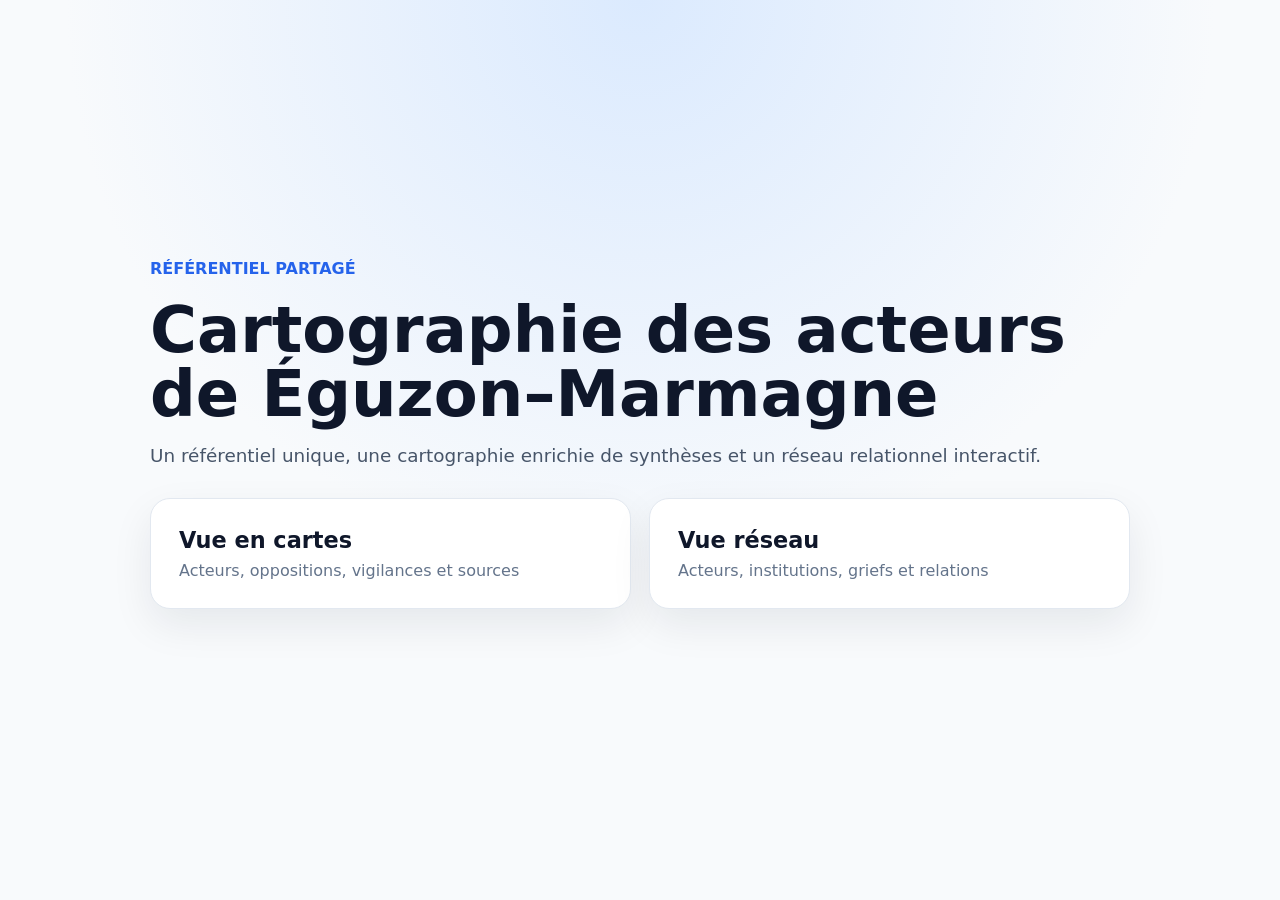
<file: index.html>
<!doctype html><html lang="fr"><head><meta charset="utf-8"><meta name="viewport" content="width=device-width,initial-scale=1"><title>Éguzon–Marmagne</title><link rel="stylesheet" href="assets/css/common.css"></head><body><main class="landing"><div class="hero"><span class="eyebrow">Référentiel partagé</span><h1>Cartographie des acteurs de Éguzon–Marmagne</h1><p>Un référentiel unique, une cartographie enrichie de synthèses et un réseau relationnel interactif.</p><div class="choices"><a class="choice" href="apps/cards/"><strong>Vue en cartes</strong><span>Acteurs, oppositions, vigilances et sources</span></a><a class="choice" href="apps/network/"><strong>Vue réseau</strong><span>Acteurs, institutions, griefs et relations</span></a></div></div></main></body></html>
</file>
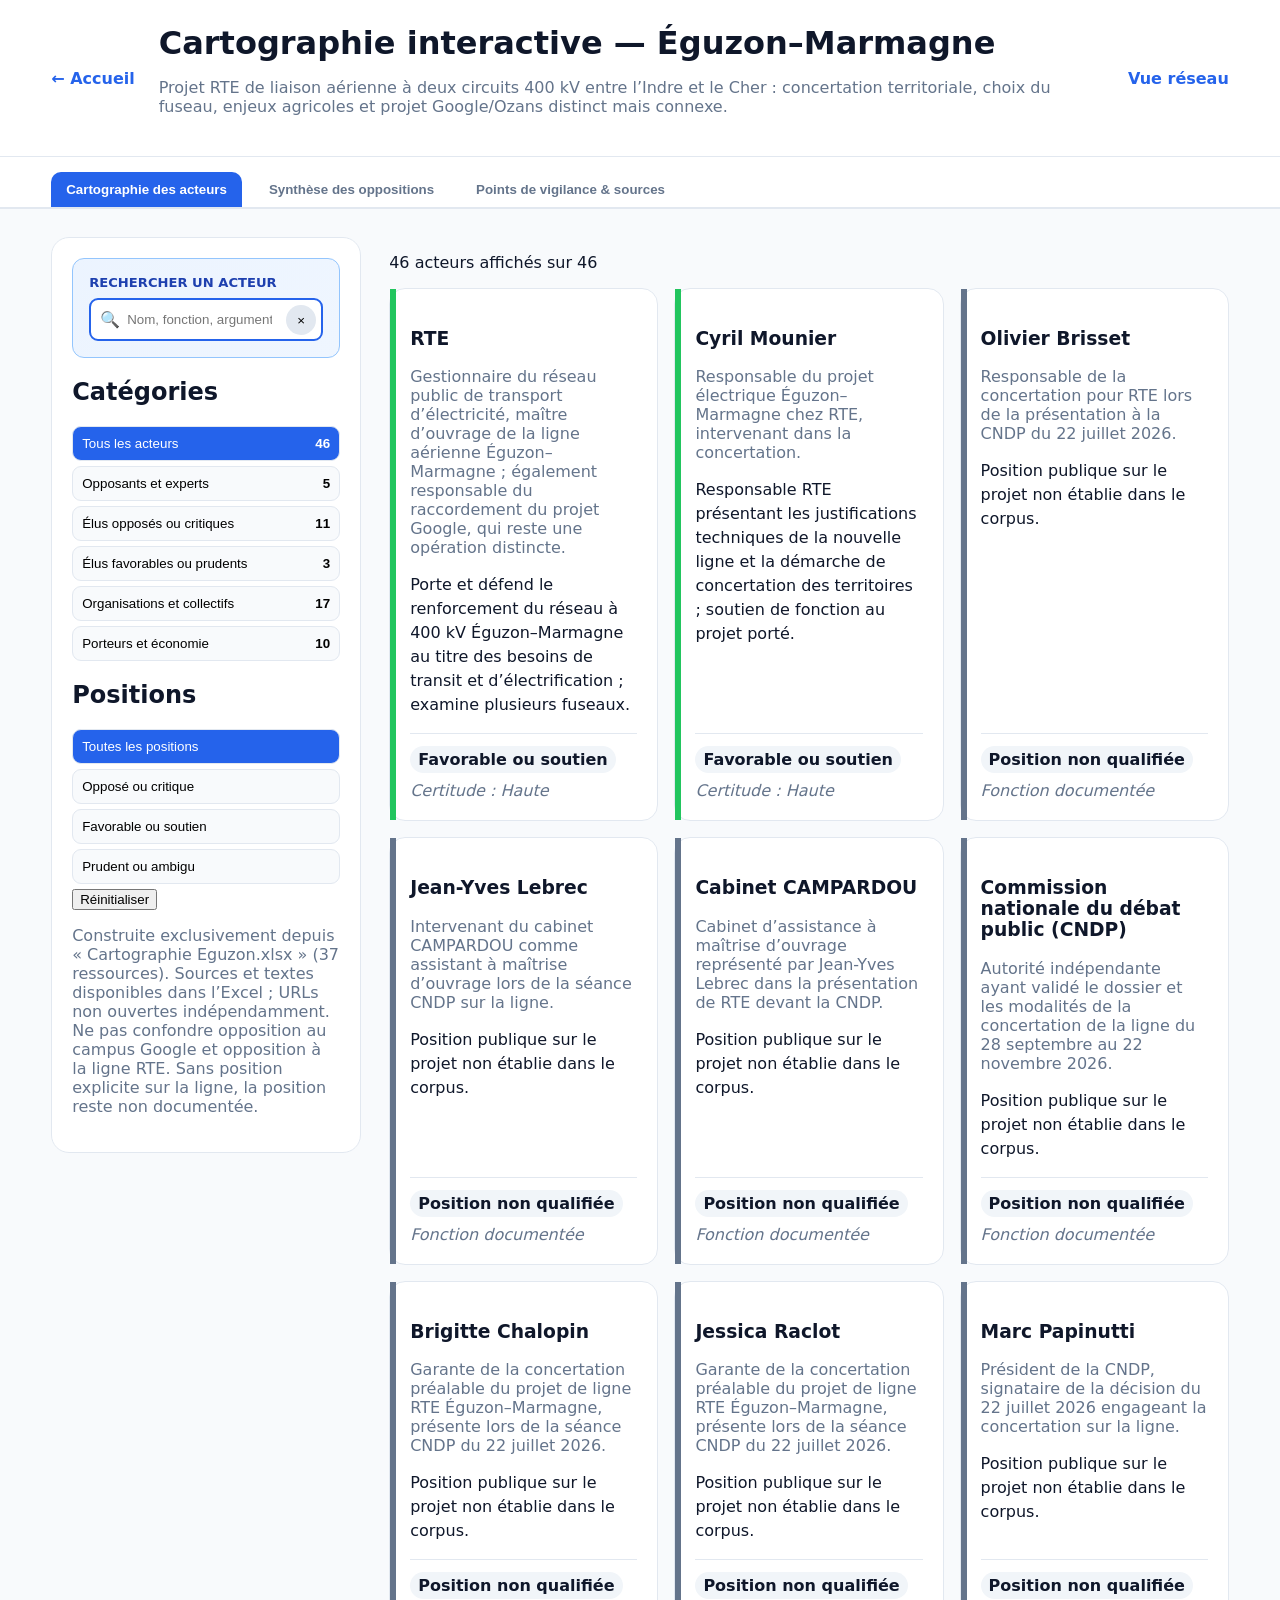
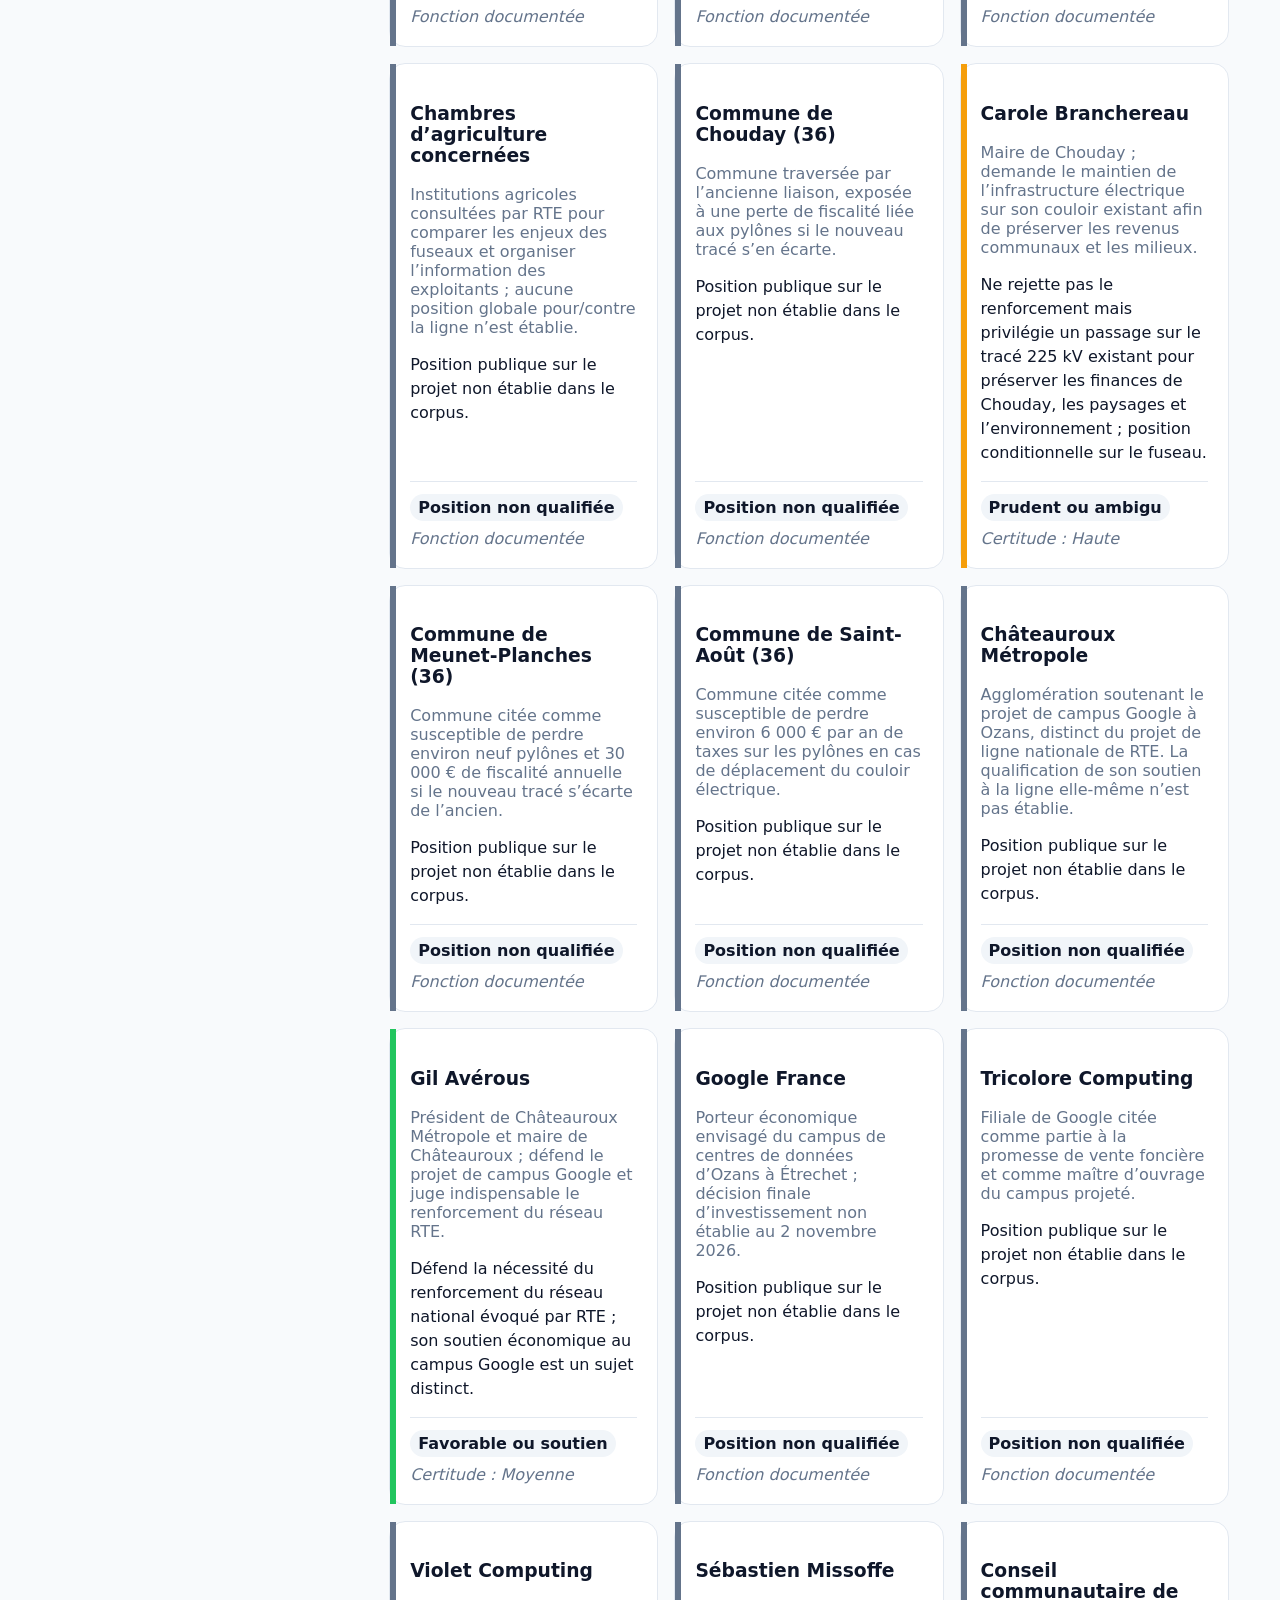
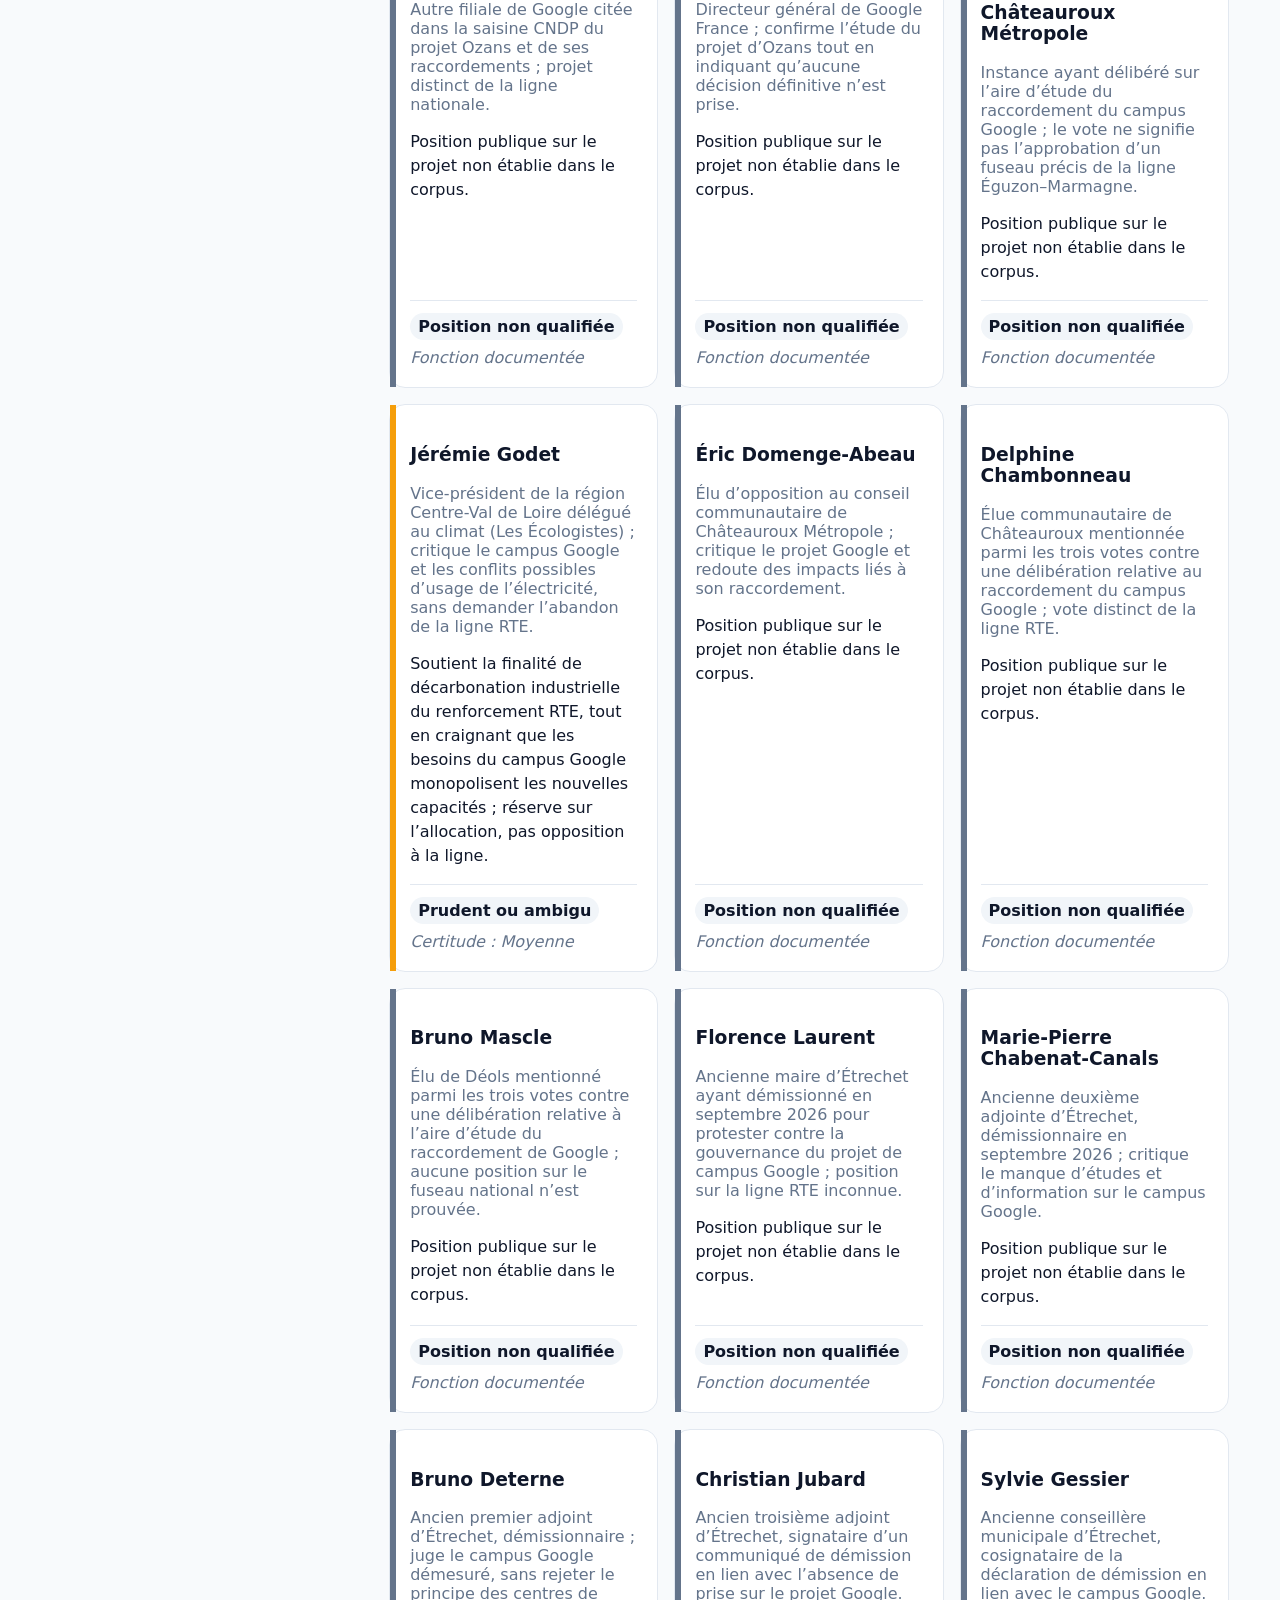
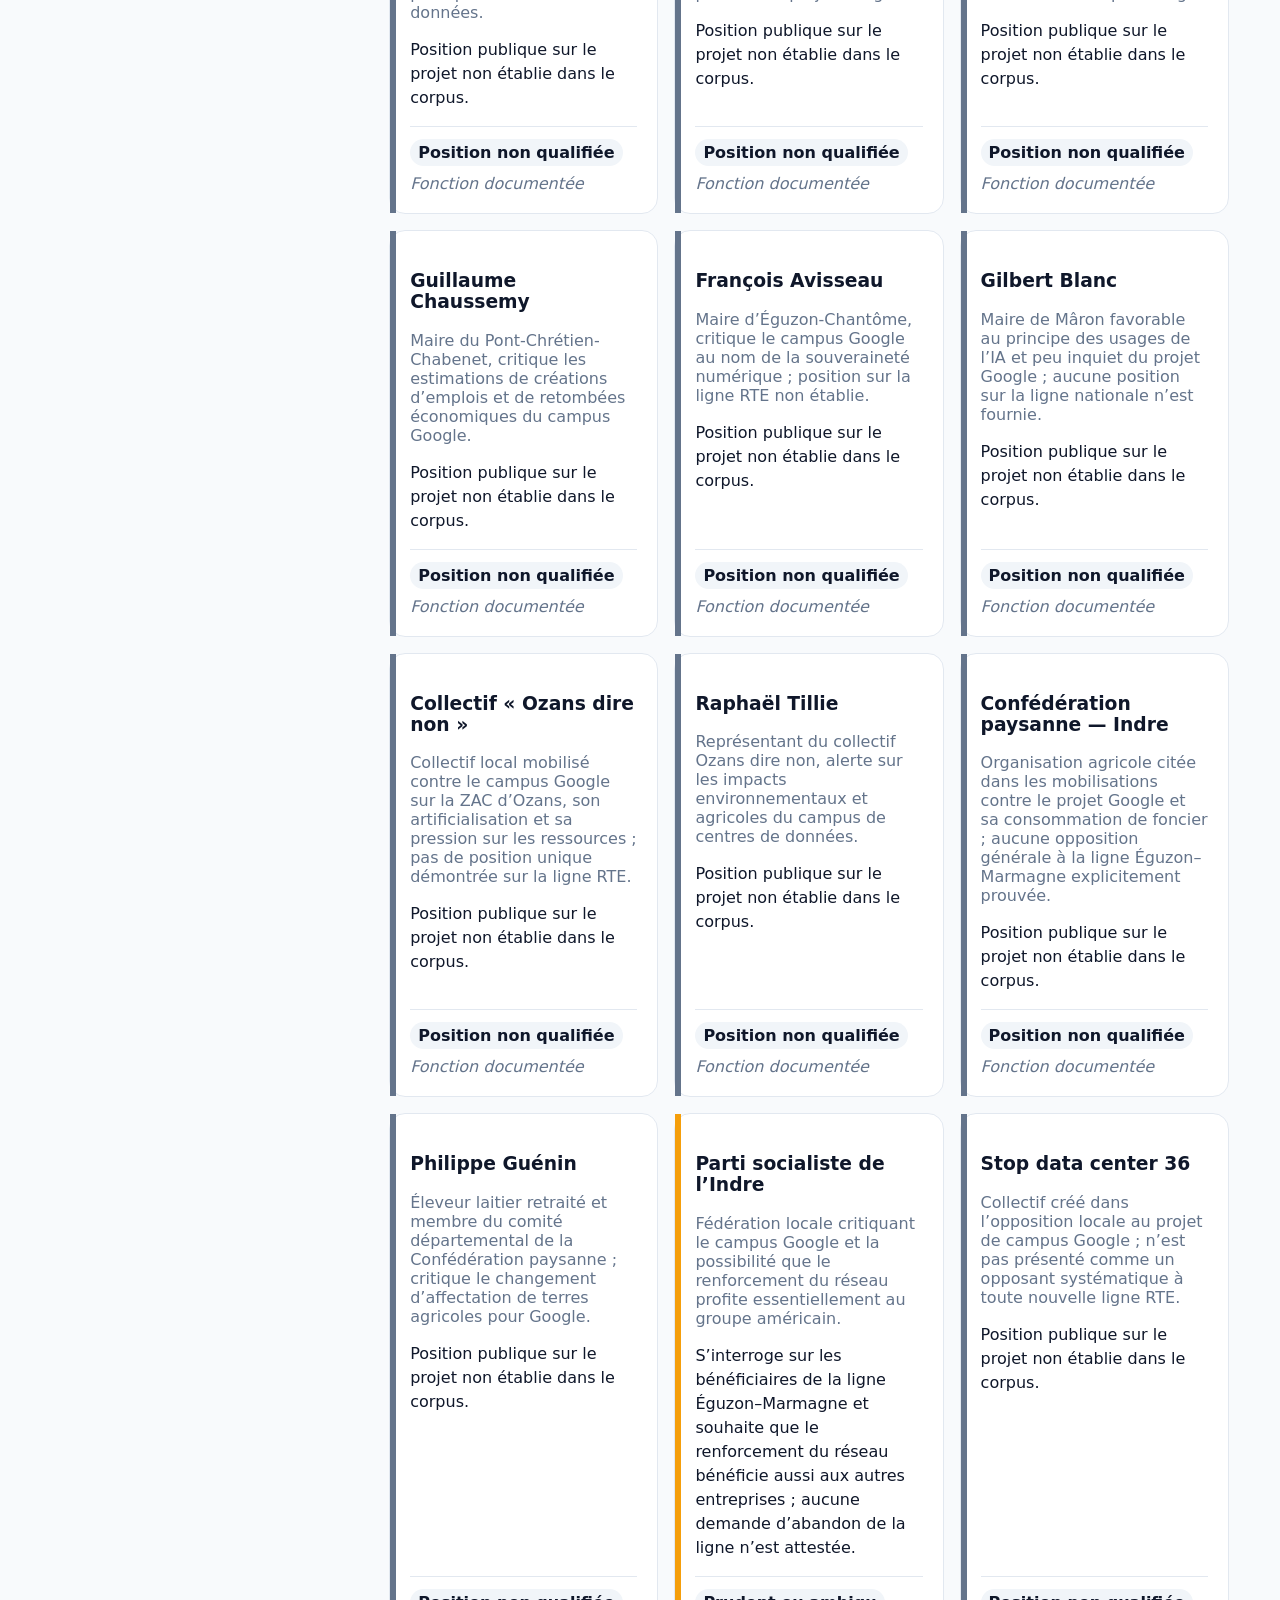
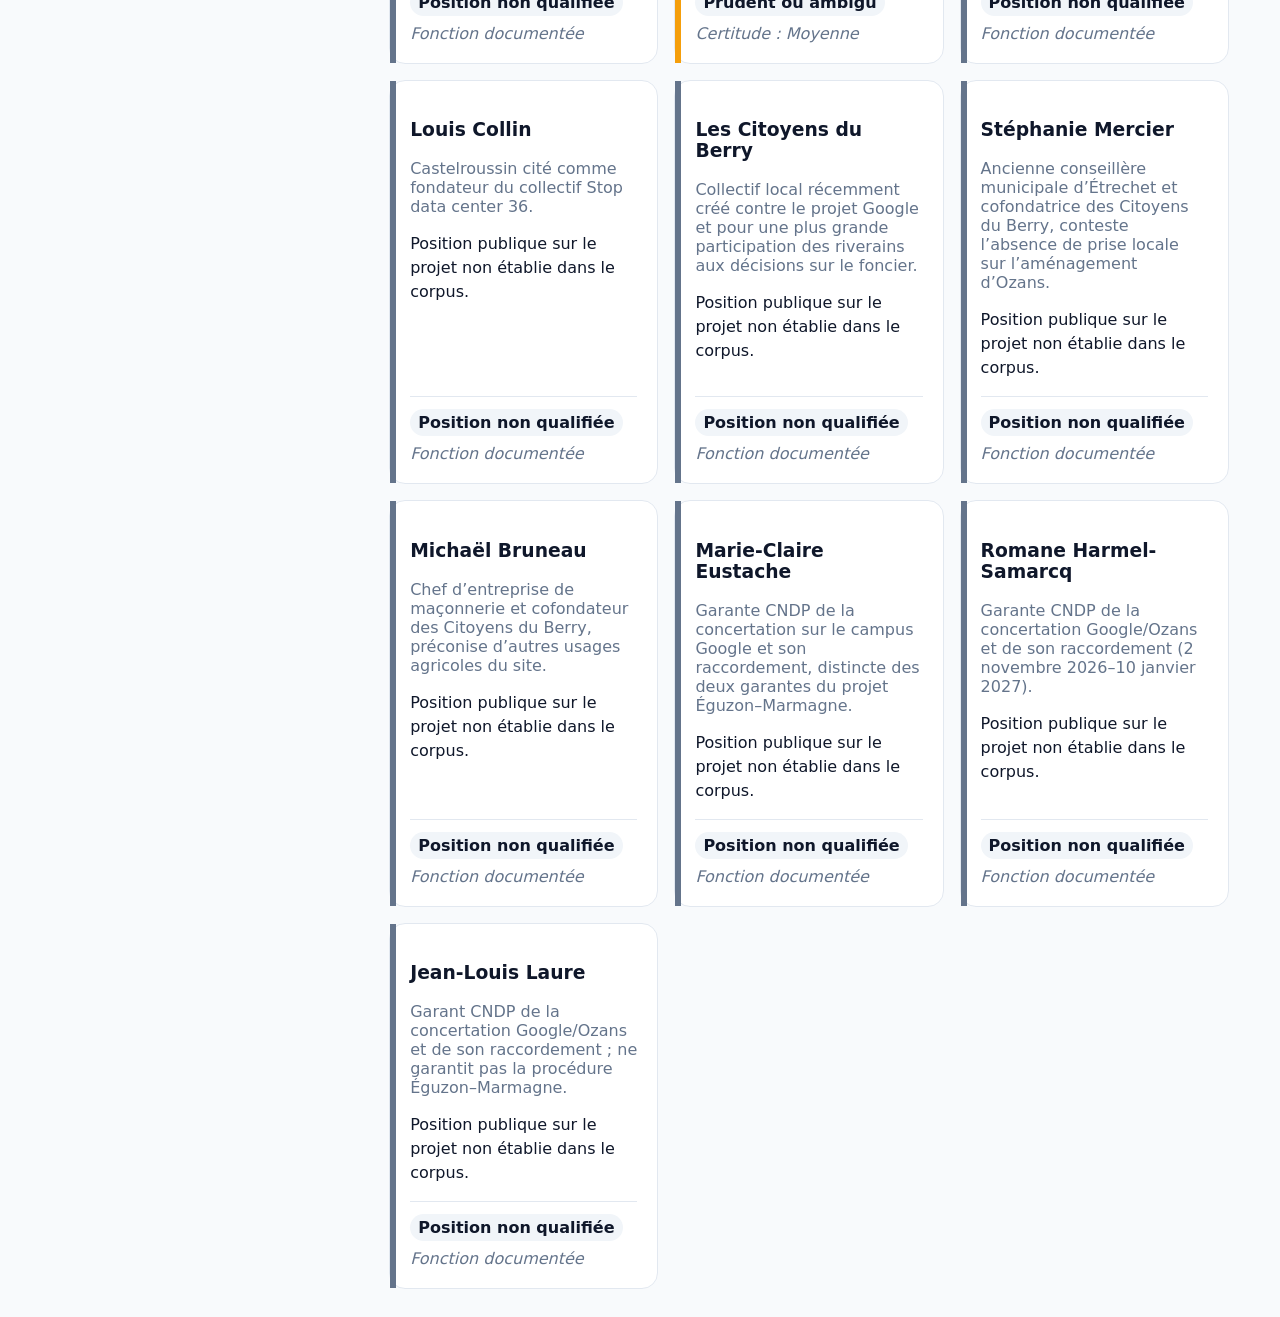
<file: apps/cards/index.html>
<!doctype html><html lang="fr"><head><meta charset="utf-8"><meta name="viewport" content="width=device-width,initial-scale=1"><title>Cartes — Éguzon–Marmagne</title><link rel="stylesheet" href="../../assets/css/cards.css"></head><body><header><a href="../../">← Accueil</a><div><h1 id="title"></h1><p id="subtitle"></p></div><a href="../network/">Vue réseau</a></header><nav class="tabs"><button class="tab active" data-tab="carto">Cartographie des acteurs</button><button class="tab" data-tab="griefs">Synthèse des oppositions</button><button class="tab" data-tab="watch">Points de vigilance & sources</button></nav><main><section id="carto" class="pane active"><div class="layout"><aside><div class="searchbox"><label>Rechercher un acteur</label><div class="searchwrap"><span>🔍</span><input id="search" type="search" placeholder="Nom, fonction, argument..."><button id="clear">×</button></div></div><h2>Catégories</h2><div id="categories"></div><h2>Positions</h2><div id="stances"></div><button id="reset">Réinitialiser</button><p id="notice"></p></aside><section><p id="count"></p><div id="grid" class="grid"></div></section></div></section><section id="griefs" class="pane"><div id="griefGrid" class="griefGrid"></div></section><section id="watch" class="pane"><article class="listCard"><h2>🔍 Points de vigilance majeurs</h2><ul id="vigilance"></ul></article><article class="listCard"><h2>📰 Médias et sources répertoriés</h2><ul id="sources"></ul></article></section></main><dialog id="dialog"><button class="close">×</button><div id="detail"></div></dialog><script type="module" src="../../assets/js/cards.js"></script></body></html>
</file>
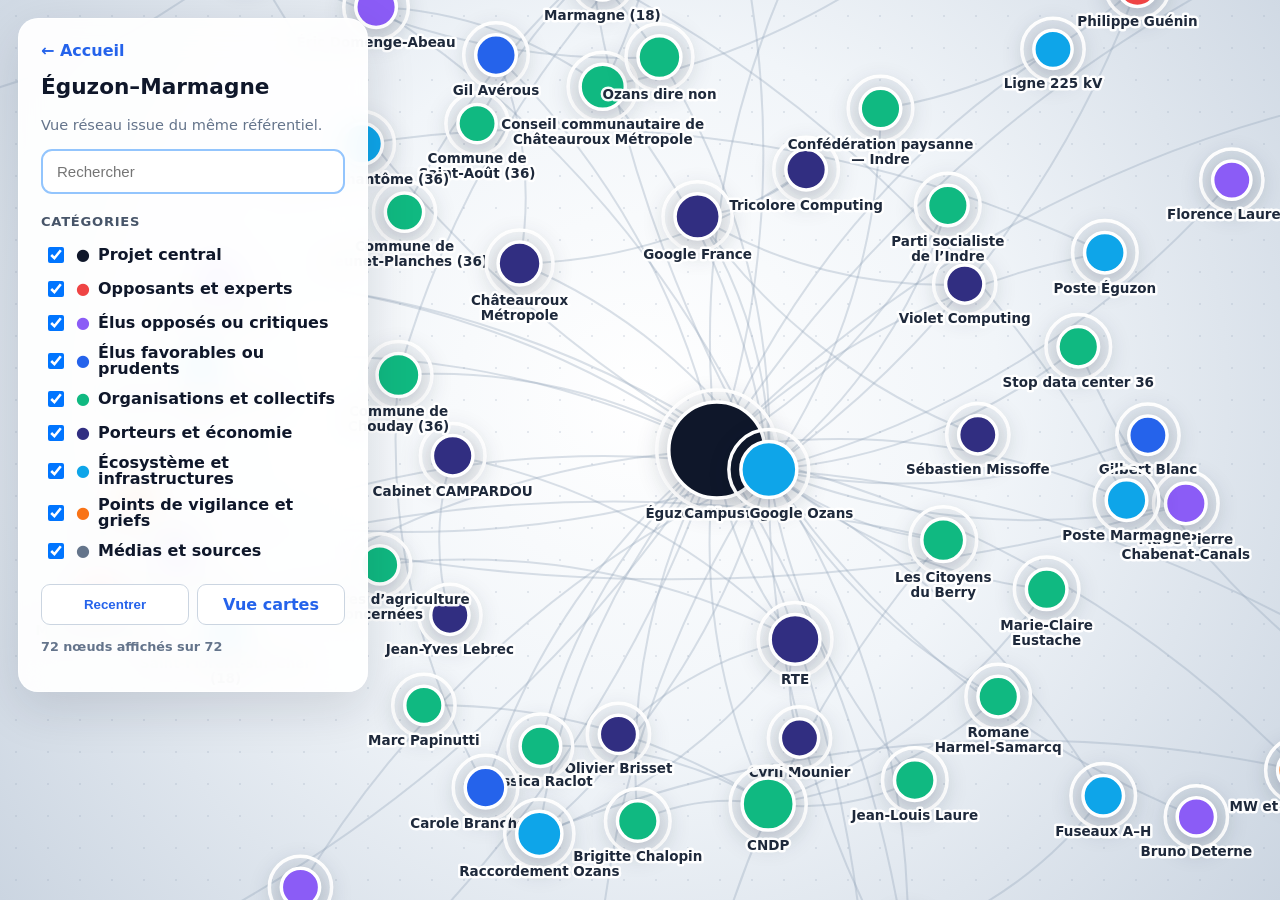
<file: apps/network/index.html>
<!doctype html><html lang="fr"><head><meta charset="utf-8"><meta name="viewport" content="width=device-width,initial-scale=1"><title>Vue réseau — Éguzon–Marmagne</title><link rel="stylesheet" href="../../assets/css/network.css?v=chaingy-v1"></head><body><div id="app"><svg id="svg"></svg><aside class="left"><a href="../../">← Accueil</a><h1>Éguzon–Marmagne</h1><p>Vue réseau issue du même référentiel.</p><input id="search" type="search" placeholder="Rechercher"><h2>Catégories</h2><div id="filters"></div><div class="buttons"><button id="center">Recentrer</button><a href="../cards/">Vue cartes</a></div><p id="count"></p></aside><aside id="panel" class="right"><button id="close">×</button><div id="details"></div></aside><div id="tip"></div></div><script type="module" src="../../assets/js/network.js?v=chaingy-v1"></script></body></html>
</file>
<file: assets/css/common.css>
*{box-sizing:border-box}body{margin:0;font-family:Inter,system-ui,sans-serif;background:#f8fafc;color:#0f172a}.landing{min-height:100vh;display:grid;place-items:center;padding:32px;background:radial-gradient(circle at top,#dbeafe,#f8fafc 52%)}.hero{max-width:980px}.eyebrow{color:#2563eb;font-weight:800;text-transform:uppercase}.hero h1{font-size:clamp(2.2rem,5vw,4.6rem);line-height:1;margin:.3em 0}.hero p{font-size:1.15rem;color:#475569}.choices{display:grid;grid-template-columns:repeat(2,1fr);gap:18px;margin:32px 0}.choice{display:flex;flex-direction:column;gap:8px;text-decoration:none;color:inherit;background:white;padding:28px;border-radius:20px;border:1px solid #e2e8f0;box-shadow:0 16px 40px #0f172a14}.choice:hover{transform:translateY(-4px);border-color:#60a5fa}.choice strong{font-size:1.4rem}.choice span{color:#64748b}@media(max-width:700px){.choices{grid-template-columns:1fr}}
</file>
<file: assets/css/cards.css>
:root{--blue:#2563eb;--border:#e2e8f0}*{box-sizing:border-box}body{margin:0;font-family:Inter,system-ui,sans-serif;background:#f8fafc;color:#0f172a}header{display:flex;align-items:center;gap:24px;padding:24px 4vw;background:white;border-bottom:1px solid var(--border)}header div{flex:1}header h1{margin:0}header p,.role,.muted,#notice{color:#64748b}header a{color:var(--blue);font-weight:700;text-decoration:none}.tabs{display:flex;gap:12px;padding:15px 4vw 0;background:white;border-bottom:2px solid var(--border)}.tab{border:0;background:none;padding:10px 15px;border-radius:10px 10px 0 0;color:#64748b;font-weight:700}.tab.active{background:var(--blue);color:white}.pane{display:none;padding:28px 4vw}.pane.active{display:block}.layout{display:grid;grid-template-columns:310px 1fr;gap:28px}aside{position:sticky;top:18px;align-self:start;background:white;border:1px solid var(--border);border-radius:18px;padding:20px}.searchbox{padding:16px;border:1px solid #93c5fd;border-radius:12px;background:linear-gradient(135deg,#dbeafe88,#eff6ff)}.searchbox label{display:block;color:#1e40af;font-weight:800;text-transform:uppercase;font-size:.82rem}.searchwrap{position:relative;margin-top:8px}.searchwrap span{position:absolute;left:11px;top:12px}.searchwrap input{width:100%;padding:12px 36px;border:2px solid var(--blue);border-radius:9px}.searchwrap button{position:absolute;right:7px;top:7px;border:0;background:#e2e8f0;border-radius:50%;width:30px;height:30px}.filter{width:100%;display:flex;justify-content:space-between;margin:5px 0;padding:9px;border:1px solid var(--border);background:#f8fafc;border-radius:9px}.filter.active{background:var(--blue);color:white}.grid{display:grid;grid-template-columns:repeat(auto-fill,minmax(245px,1fr));gap:16px}.card{position:relative;display:flex;flex-direction:column;background:white;border:1px solid var(--border);border-radius:16px;padding:20px;min-height:270px;cursor:pointer}.card:before{content:"";position:absolute;inset:0 auto 0 0;width:6px;background:var(--stance)}.position{flex:1;line-height:1.5}.footer{display:flex;flex-direction:column;align-items:flex-start;gap:8px;border-top:1px solid var(--border);padding-top:12px}.badge{padding:4px 8px;border-radius:99px;background:#f1f5f9;font-weight:800}.footer span:last-child{color:#64748b;font-style:italic}.griefGrid{display:grid;grid-template-columns:repeat(auto-fill,minmax(390px,1fr));gap:20px}.griefCard,.listCard{background:white;border:1px solid var(--border);border-radius:16px;padding:24px}.listCard{margin-bottom:20px}.listCard li{margin:10px 0;line-height:1.5}dialog{width:min(780px,calc(100% - 28px));border:0;border-radius:20px;padding:28px}.close{float:right}.proof,.relation{padding:12px;margin:9px 0;background:#f8fafc;border-left:4px solid var(--blue);border-radius:8px}.proof small{display:block;color:#64748b}@media(max-width:850px){.layout{grid-template-columns:1fr}aside{position:static}.tabs{flex-wrap:wrap}.griefGrid{grid-template-columns:1fr}}
</file>
<file: assets/css/network.css>
*{box-sizing:border-box}body{margin:0;font-family:Inter,system-ui,-apple-system,"Segoe UI",sans-serif;overflow:hidden;color:#0f172a}#app{width:100vw;height:100vh;background:radial-gradient(circle at 50% 44%,#fff 0,#f1f5f9 44%,#cbd5e1 100%);position:relative}#app:before{content:"";position:absolute;inset:0;background-image:radial-gradient(#94a3b8 1px,transparent 1px);background-size:32px 32px;opacity:.22;pointer-events:none}svg{position:relative;width:100%;height:100%;cursor:grab}.left,.right{position:absolute;top:18px;background:#fffffff0;backdrop-filter:blur(16px);border:1px solid #ffffffcc;border-radius:20px;box-shadow:0 16px 50px #0f172a22;padding:22px;z-index:5}.left{left:18px;width:350px;max-height:calc(100vh - 36px);overflow:auto}.right{right:18px;width:430px;max-height:calc(100vh - 36px);overflow:auto;transform:translateX(120%);opacity:0;pointer-events:none;transition:transform .3s,opacity .3s}.right.active{transform:none;opacity:1;pointer-events:auto}.left>a{color:#2563eb;font-weight:750;text-decoration:none}.left h1{font-size:1.35rem;margin:14px 0 4px}.left>p{color:#64748b;font-size:.91rem;line-height:1.45}.left input{width:100%;padding:12px 14px;border:2px solid #93c5fd;border-radius:11px;font-size:.94rem}.left h2{font-size:.82rem;text-transform:uppercase;letter-spacing:.055em;color:#475569;margin:20px 0 9px}.check{display:grid;grid-template-columns:20px 14px minmax(0,1fr);align-items:center;column-gap:8px;min-height:34px;padding:5px 7px;border-radius:8px;font-size:.94rem;font-weight:600;line-height:1.25}.check:hover{background:#f1f5f9}.check input{width:16px;height:16px;margin:0}.check span{font-size:1rem;line-height:1}.buttons{display:flex;gap:8px;margin-top:16px}.buttons button,.buttons a{flex:1;padding:10px;text-align:center;border:1px solid #cbd5e1;border-radius:9px;background:white;text-decoration:none;color:#2563eb;font-weight:750}.right>button{float:right;border:0;border-radius:50%;width:34px;height:34px;font-size:1.1rem}.node{cursor:pointer;transition:opacity .22s}.node circle{stroke:#fff;stroke-width:3.5;filter:drop-shadow(0 5px 9px #0f172a3b);transition:transform .22s,filter .22s,stroke .22s,stroke-width .22s}.node text{font-size:13.5px;font-weight:800;text-anchor:middle;paint-order:stroke fill;stroke:#fffffff2;stroke-width:5px;stroke-linejoin:round;fill:#1e293b;pointer-events:none;transition:font-size .22s,opacity .22s}.node:hover circle,.node.active circle{transform:scale(1.2);stroke:#0f172a;stroke-width:4.5;filter:drop-shadow(0 8px 15px #0f172a55)}.node:hover text,.node.active text{font-size:15px}.node.dimmed{opacity:.12}.link{fill:none;stroke:#94a3b8;stroke-opacity:.34;stroke-width:2;cursor:pointer;transition:stroke .2s,stroke-opacity .2s,stroke-width .2s}.link:hover,.link.active{stroke:#2563eb;stroke-opacity:.95;stroke-width:4}.link.dimmed{stroke-opacity:.035}.hidden{display:none}.proof,.relationBox{padding:12px;margin:9px 0;background:#f8fafc;border-radius:9px;border-left:4px solid #2563eb;line-height:1.45}.right a{color:#2563eb}#tip{position:absolute;display:none;z-index:20;max-width:330px;background:#0f172af2;color:white;padding:10px 13px;border-radius:10px;font-size:.84rem;line-height:1.35;pointer-events:none;box-shadow:0 12px 30px #0f172a55}#tip strong{display:block;font-size:.92rem;margin-bottom:3px}#tip small{color:#cbd5e1}#count{font-size:.8rem;font-weight:700;color:#64748b}@media(max-width:780px){.left{width:calc(100% - 36px);max-height:40vh;top:auto;bottom:18px}.right{width:calc(100% - 36px);max-height:56vh}.node text{font-size:12px}}
</file>
